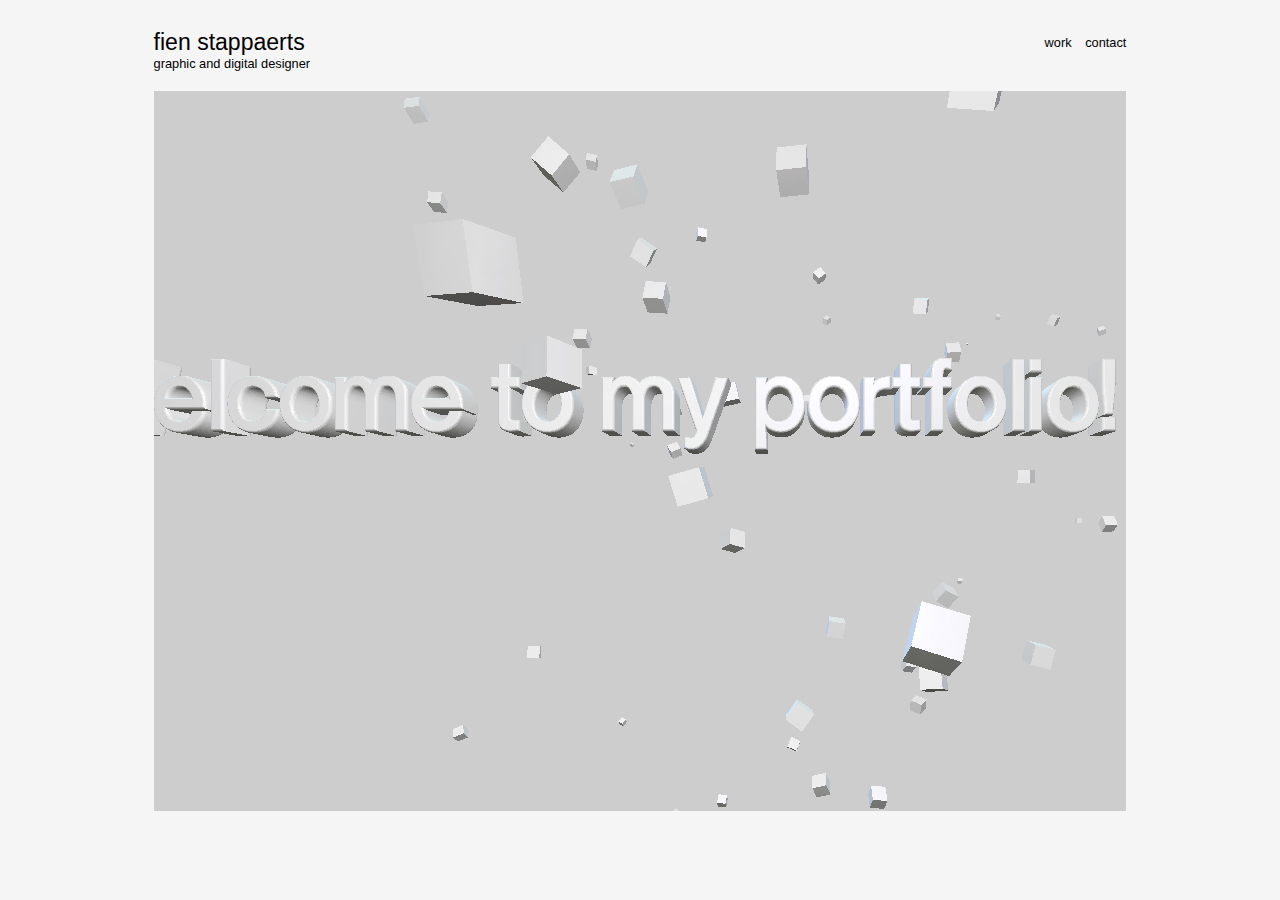
<file: index.html>
<!DOCTYPE html>
<html lang="en">
  <head>
    <meta charset="UTF-8" />
    <meta http-equiv="X-UA-Compatible" content="IE=edge" />
    <meta name="viewport" content="width=device-width, initial-scale=1.0" />
    <link rel="stylesheet" href="main.css" />
    <title>fien stappaerts</title>
    <link
      href="http://fonts.cdnfonts.com/css/akzidenz-grotesk-next"
      rel="stylesheet"
    />
  </head>
  <body>
    <!-- header -->

    <div class="header">
      <div class="header_left">
        <a class="header_menu_left" href="index.html">fien stappaerts</a>
      </div>
      <!-- <img src="img/header_name.png" alt="" class="header_left" /> -->

      <!--  <video autoplay="autoplay" loop class="header_left">
        <source src="img/header_name.mov" />
      </video> -->

      <div class="header_right">
        <a class="header_menu_right" href="/work/index.html">work</a>
        <a class="header_menu_right" href="/contact/index.html">contact</a>
      </div>
    </div>

    <div class="intro">graphic and digital designer</div>

    <!-- content -->

    <div class="viewer">
      <canvas class="webgl"></canvas>
    </div>

    <script src="../third_party/three.min.js"></script>
    <script src="../third_party/OrbitControls.js"></script>
    <script src="../third_party/SVGRenderer.js"></script>
    <script src="script.js"></script>
  </body>
</html>
</file>
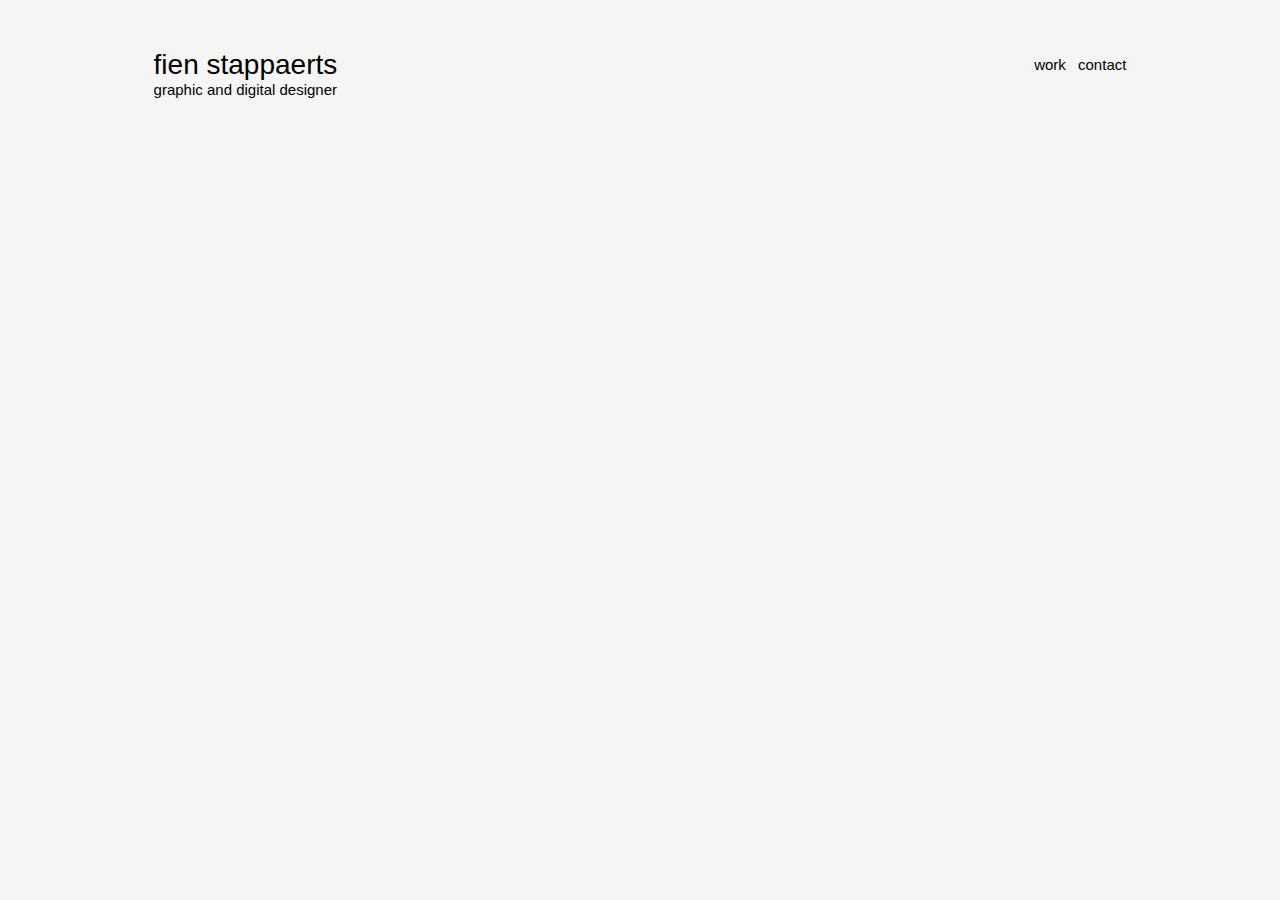
<file: website_portfolio/index.html>
<!DOCTYPE html>
<html lang="en">
  <head>
    <meta charset="UTF-8" />
    <meta http-equiv="X-UA-Compatible" content="IE=edge" />
    <meta name="viewport" content="width=device-width, initial-scale=1.0" />
    <link rel="stylesheet" href="main.css" />
    <link rel="stylesheet" href="main.js" />
    <title>fien stappaerts</title>
    <link
      href="http://fonts.cdnfonts.com/css/akzidenz-grotesk-next"
      rel="stylesheet"
    />
  </head>
  <body>
    <!-- header -->

    <div class="header">
      <div class="header_left">
        <a class="header_menu_left" href="index.html">fien stappaerts</a>
      </div>
      <!-- <img src="img/header_name.png" alt="" class="header_left" /> -->

      <!--  <video autoplay="autoplay" loop class="header_left">
        <source src="img/header_name.mov" />
      </video> -->

      <div class="header_right">
        <a class="header_menu_right" href="work/index.html">work</a>
        <a class="header_menu_right" href="contact/index.html">contact</a>
      </div>
    </div>

    <!-- frontpage -->

    <div class="intro">graphic and digital designer</div>
  </body>
</html>
</file>
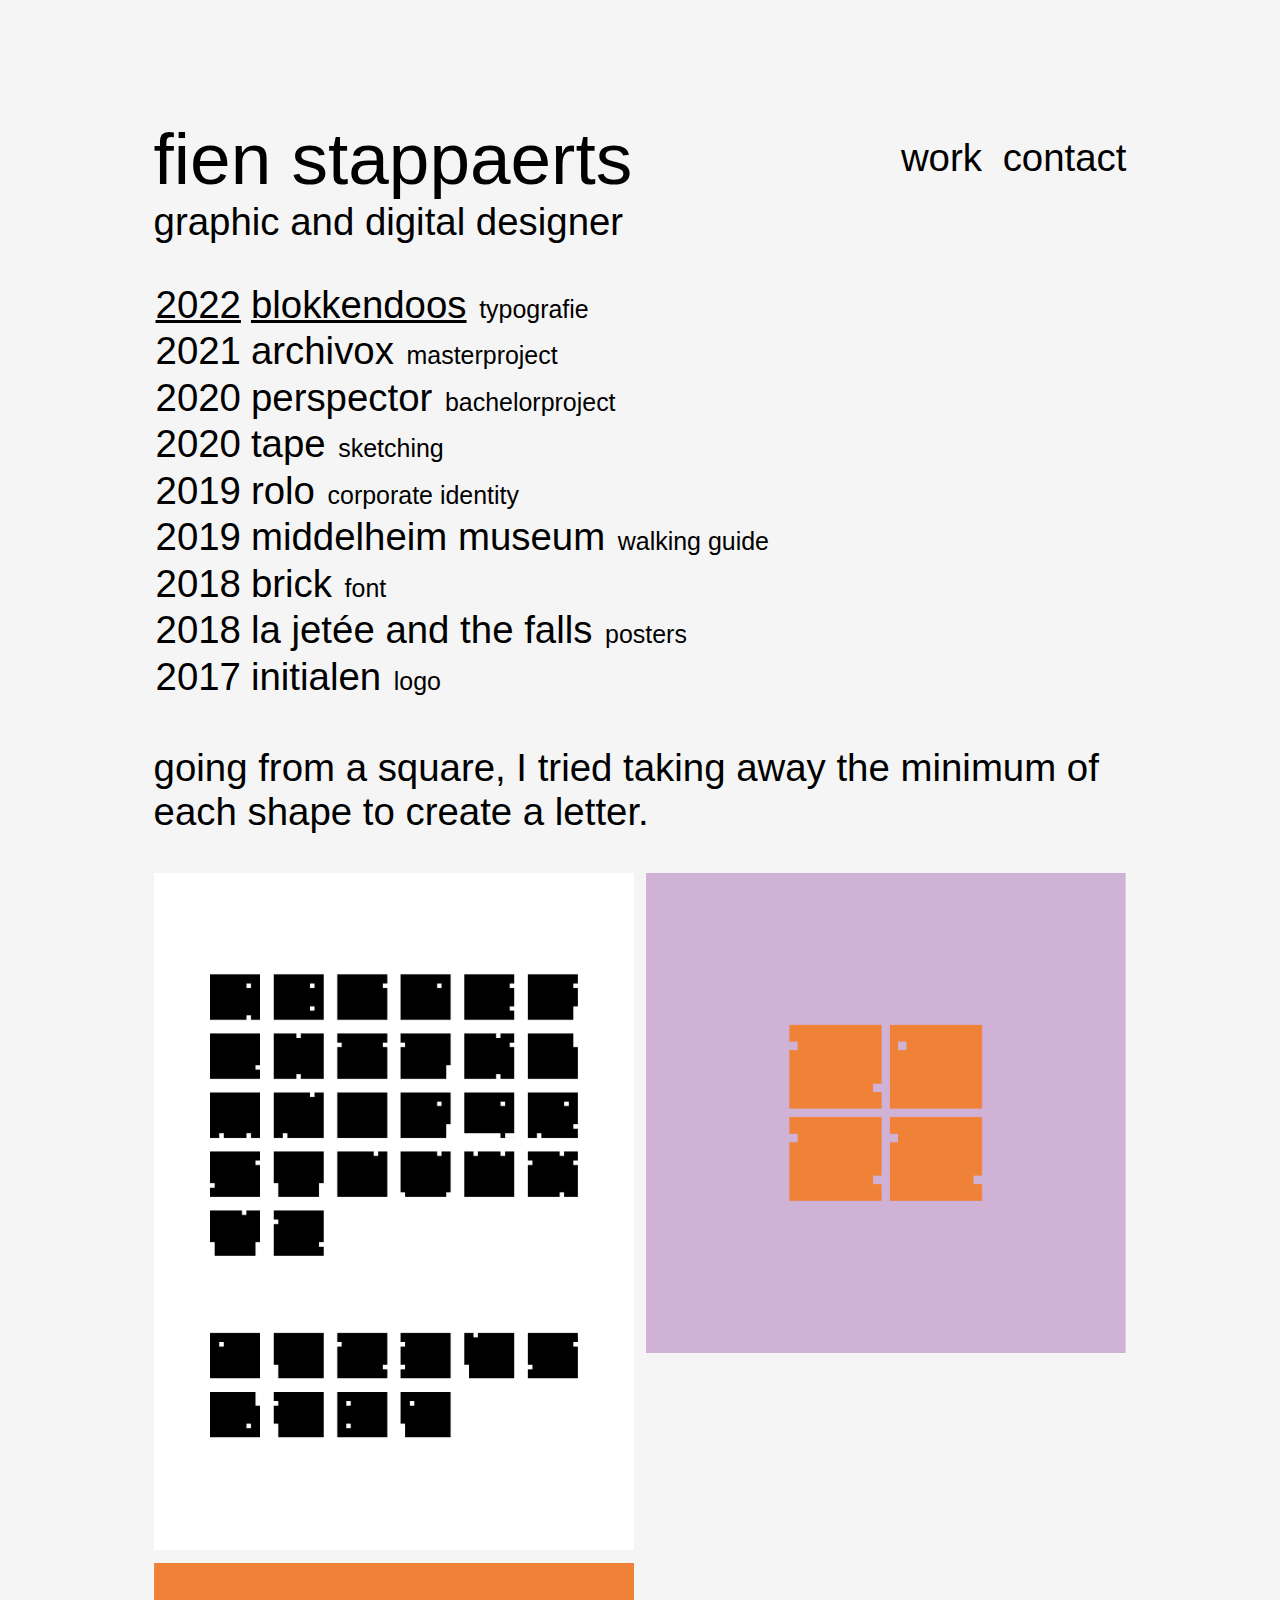
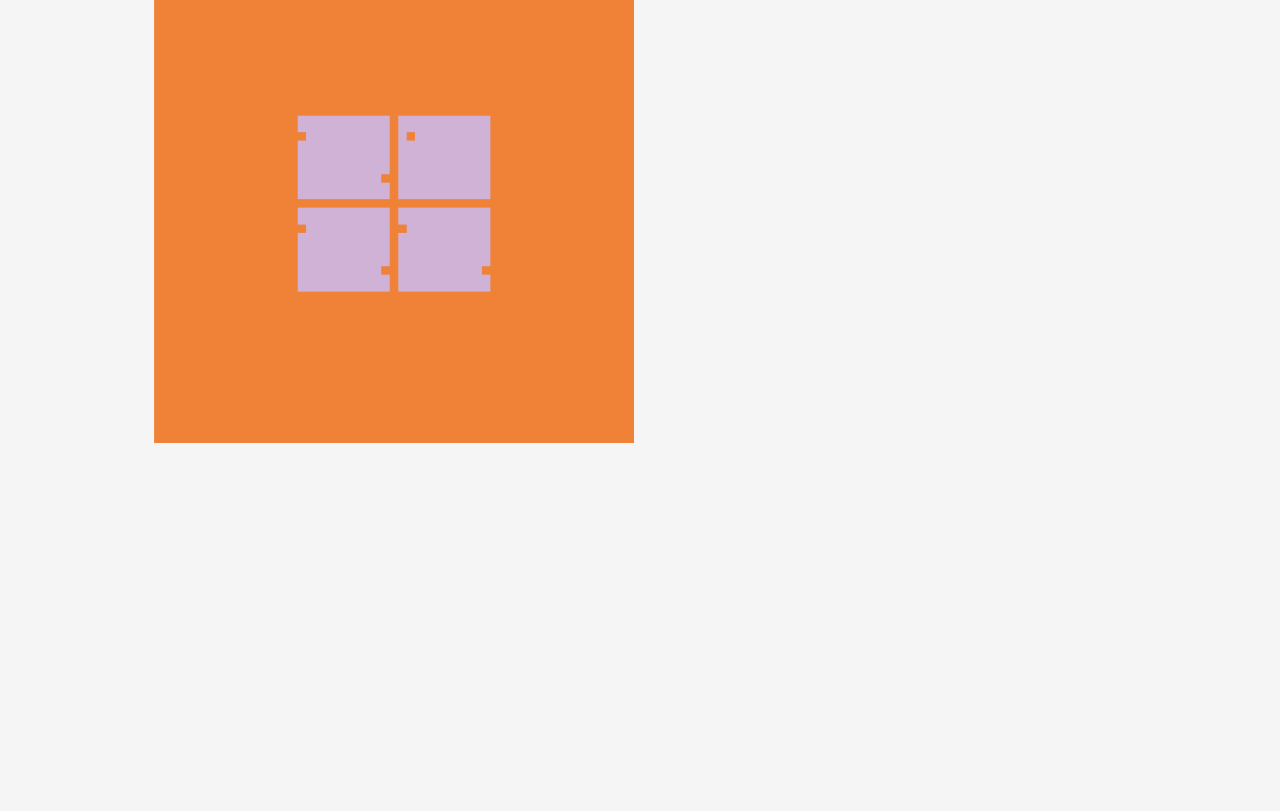
<file: work/pages_work/blokkendoos.html>
<!DOCTYPE html>
<html lang="en">
  <head>
    <meta charset="UTF-8" />
    <meta http-equiv="X-UA-Compatible" content="IE=edge" />
    <meta name="viewport" content="width=device-width, initial-scale=1.0" />
    <link rel="stylesheet" href="/work/main.css" />
    <title>fien stappaerts</title>
    <link
      href="https://fonts.cdnfonts.com/css/akzidenz-grotesk-next"
      rel="stylesheet"
    />
  </head>
  <body>
    <!-- header -->

    <div class="header">
      <div class="header_left">
        <a class="header_menu_left" href="/index.html">fien stappaerts</a>
      </div>

      <div class="header_right">
        <a class="header_menu_right" href="/work/index.html">work</a>
        <a class="header_menu_right" href="/contact/index.html">contact</a>
      </div>
    </div>

    <div class="intro">graphic and digital designer</div>

    <!-- content_left -->
    <div class="content_total">
      <div class="content_left">
        <div class="content_link blokkendoos">
          <a href="blokkendoos.html" style="text-decoration: underline">
            <span class="content_link_year">2022</span>blokkendoos</a
          >
          <span class="content_link_type">typografie</span>
        </div>
        <div class="content_link archivox">
          <a href="archivox.html">
            <span class="content_link_year">2021</span>archivox</a
          >
          <span class="content_link_type">masterproject</span>
        </div>

        <div class="content_link perspector">
          <a href="perspector.html">
            <span class="content_link_year">2020</span>perspector</a
          >
          <span class="content_link_type">bachelorproject</span>
        </div>

        <div class="content_link tape">
          <a href="tape.html">
            <span class="content_link_year">2020</span>tape</a
          >
          <span class="content_link_type">sketching</span>
        </div>

        <div class="content_link rolo">
          <a href="rolo.html">
            <span class="content_link_year">2019</span>rolo</a
          >
          <span class="content_link_type">corporate identity</span>
        </div>

        <div class="content_link middelheim">
          <a href="middelheim.html">
            <span class="content_link_year">2019</span>middelheim museum</a
          >
          <span class="content_link_type">walking guide </span>
        </div>

        <div class="content_link brick">
          <a href="brick.html">
            <span class="content_link_year">2018</span>brick</a
          >
          <span class="content_link_type">font </span>
        </div>

        <div class="content_link lajetee_thefalls">
          <a href="lajetee_thefalls.html">
            <span class="content_link_year">2018</span>la jetée and the falls</a
          >
          <span class="content_link_type">posters </span>
        </div>

        <div class="content_link initialen">
          <a href="initialen.html">
            <span class="content_link_year">2017</span>initialen</a
          >
          <span class="content_link_type">logo </span>
        </div>
      </div>

      <!-- content_right -->
      <div class="content_right">
        <div class="content_images">
          <div class="content_images_text">
            going from a square, I tried taking away the minimum of each shape
            to create a letter.
          </div>
          <div class="content_images_image">
            <img src="img_blokkendoos/blokkendoos_1.png" alt="" />
            <img src="img_blokkendoos/blokkendoos_2.jpg" alt="" />
            <img src="img_blokkendoos/blokkendoos_3.jpg" alt="" />
          </div>
        </div>
      </div>
    </div>
  </body>
</html>
</file>
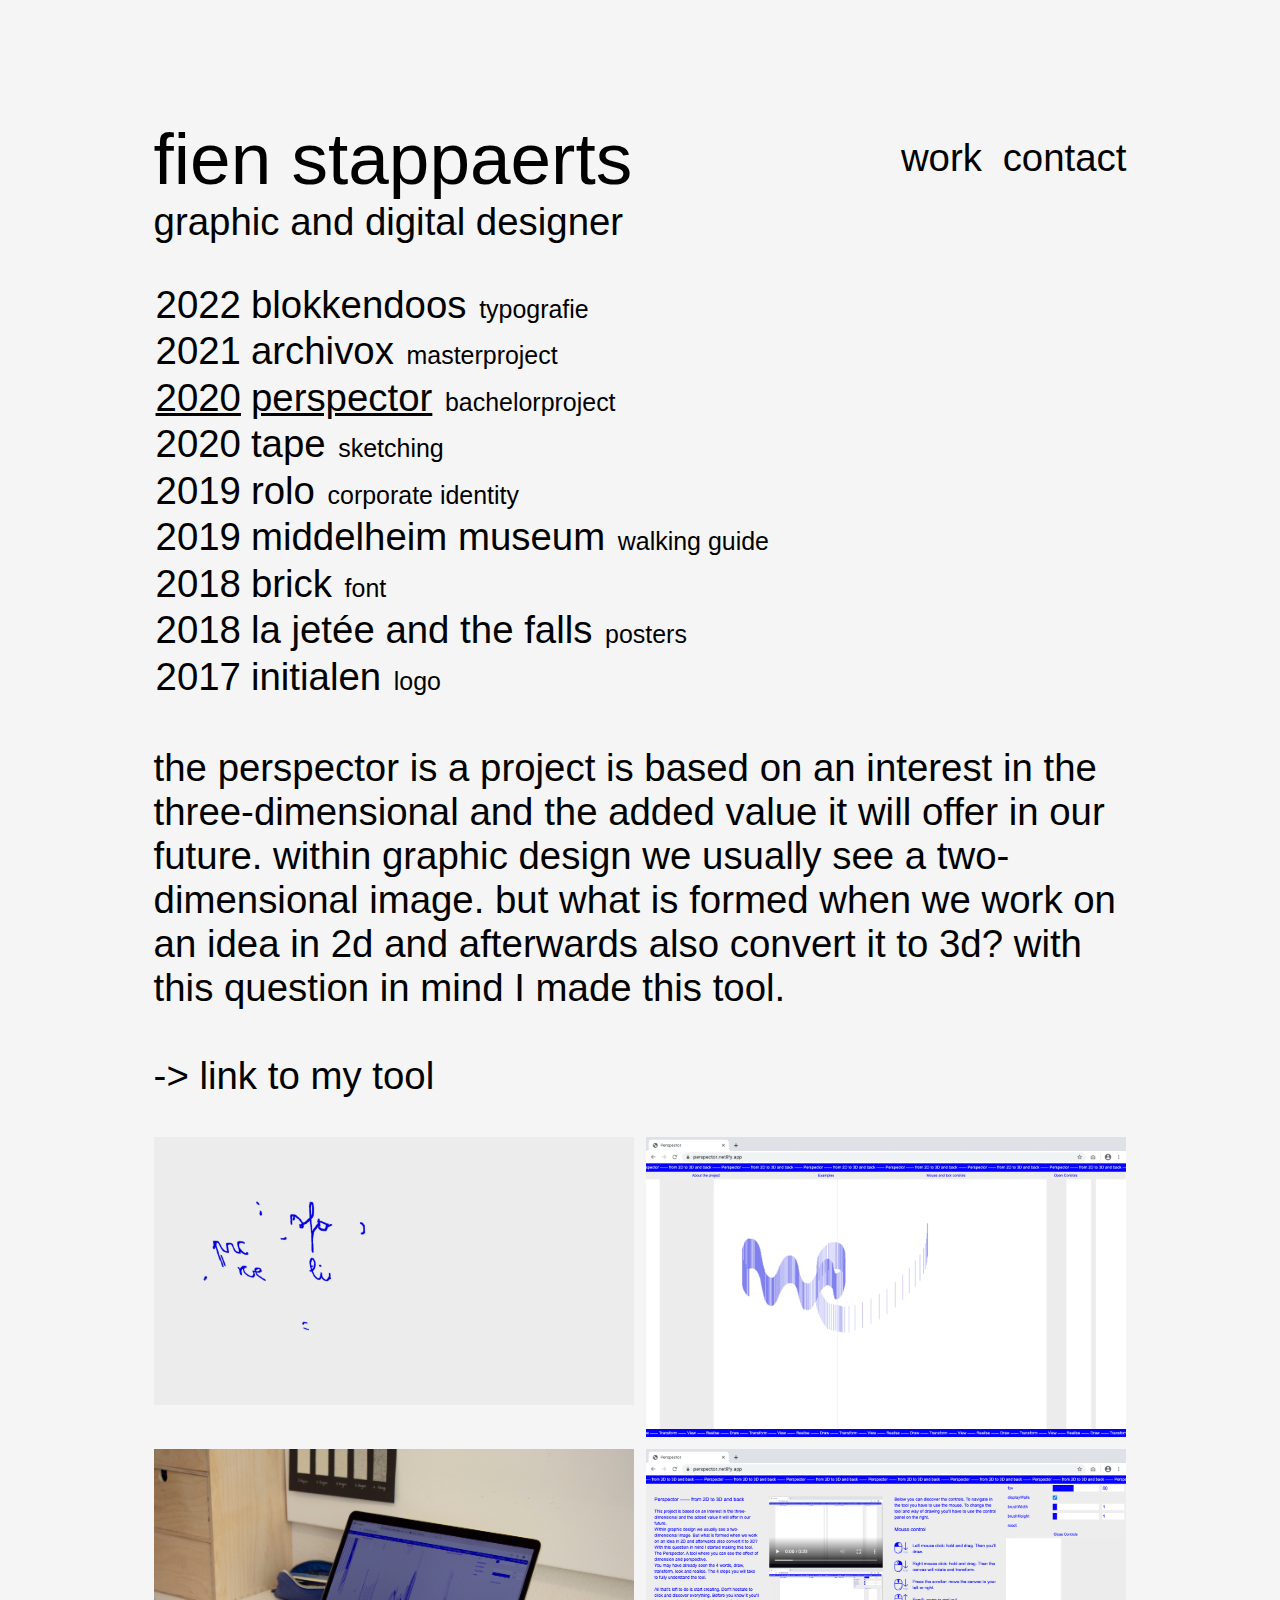
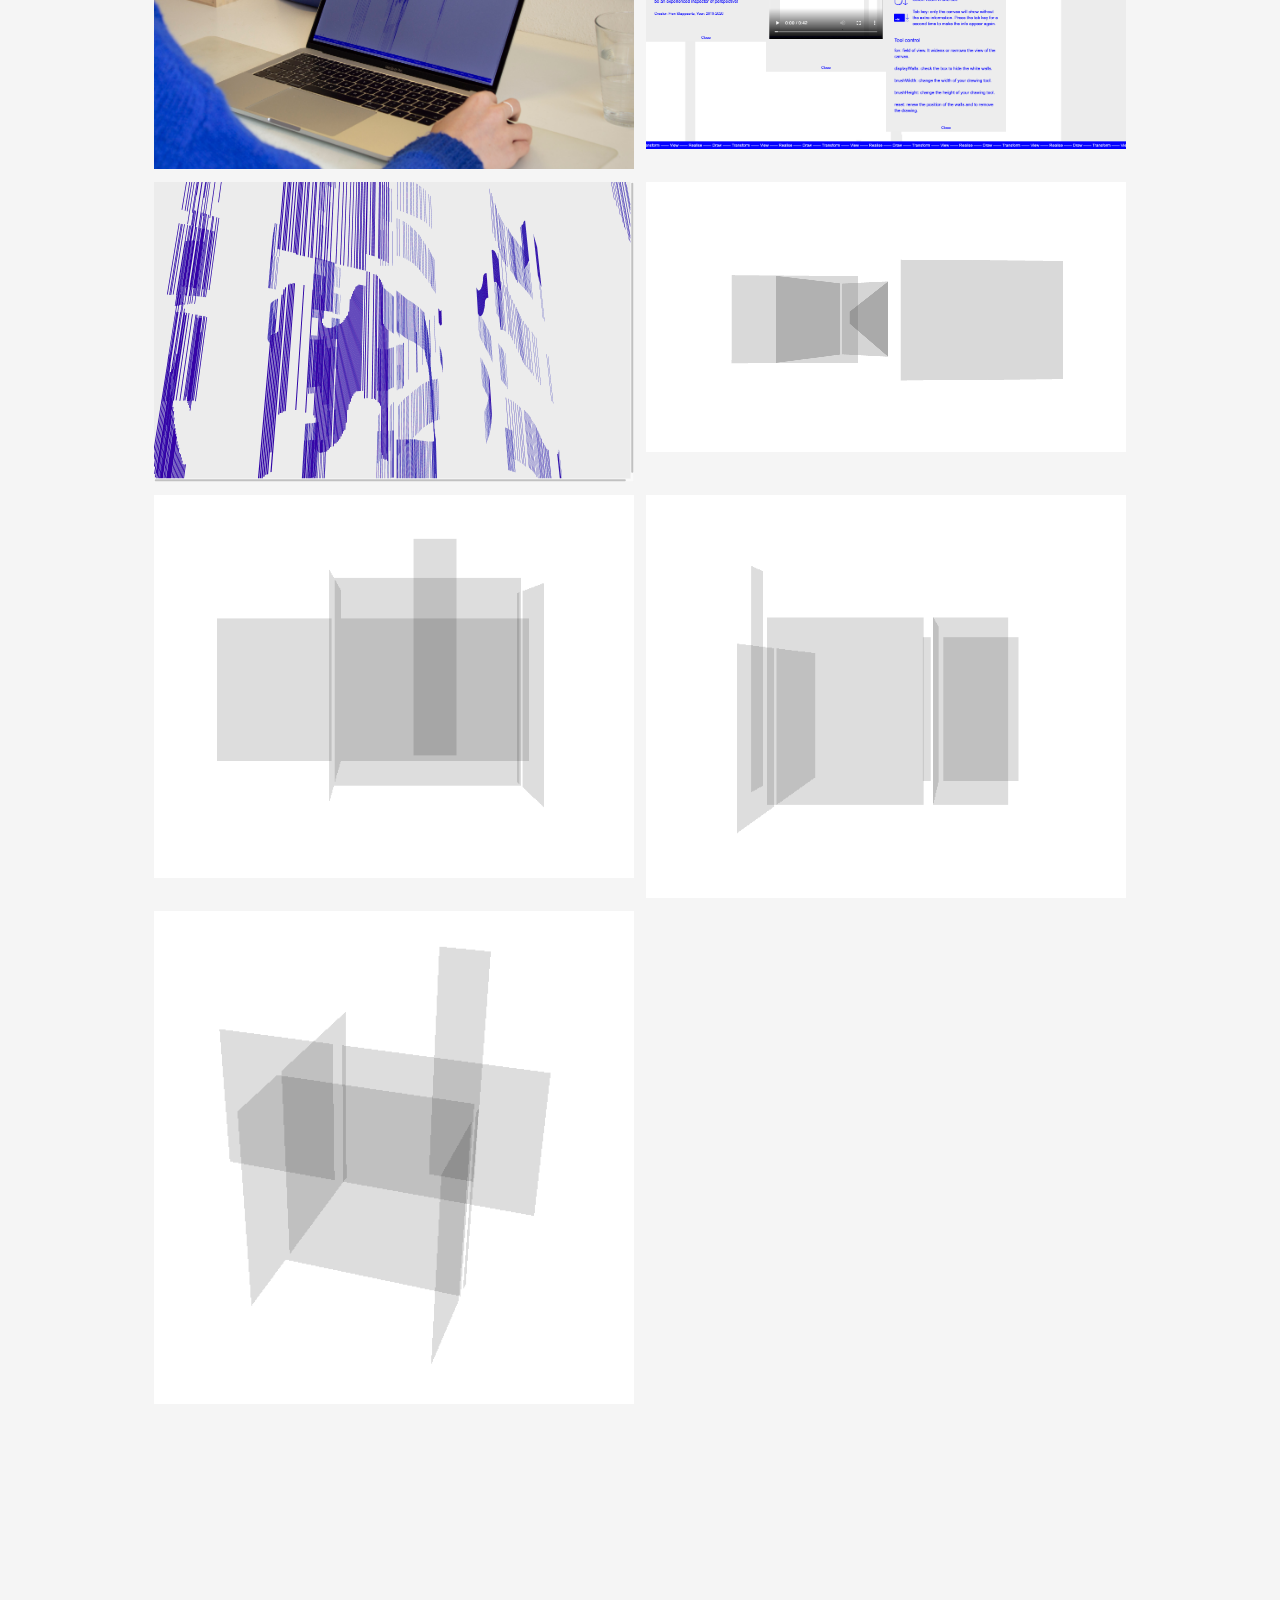
<file: work/pages_work/perspector.html>
<!DOCTYPE html>
<html lang="en">
  <head>
    <meta charset="UTF-8" />
    <meta http-equiv="X-UA-Compatible" content="IE=edge" />
    <meta name="viewport" content="width=device-width, initial-scale=1.0" />
    <link rel="stylesheet" href="/work/main.css" />
    <title>fien stappaerts</title>
    <link
      href="https://fonts.cdnfonts.com/css/akzidenz-grotesk-next"
      rel="stylesheet"
    />
  </head>
  <body>
    <!-- header -->

    <div class="header">
      <div class="header_left">
        <a class="header_menu_left" href="/index.html">fien stappaerts</a>
      </div>

      <div class="header_right">
        <a class="header_menu_right" href="/work/index.html">work</a>
        <a class="header_menu_right" href="/contact/index.html">contact</a>
      </div>
    </div>

    <div class="intro">graphic and digital designer</div>

    <!-- content_left -->
    <div class="content_total">
      <div class="content_left">
        <div class="content_link blokkendoos">
          <a href="blokkendoos.html">
            <span class="content_link_year">2022</span>blokkendoos</a
          >
          <span class="content_link_type">typografie</span>
        </div>
        <div class="content_link archivox">
          <a href="archivox.html">
            <span class="content_link_year">2021</span>archivox</a
          >
          <span class="content_link_type">masterproject</span>
        </div>

        <div class="content_link perspector">
          <a href="perspector.html" style="text-decoration: underline">
            <span class="content_link_year">2020</span>perspector</a
          >
          <span class="content_link_type">bachelorproject</span>
        </div>

        <div class="content_link tape">
          <a href="tape.html">
            <span class="content_link_year">2020</span>tape</a
          >
          <span class="content_link_type">sketching</span>
        </div>

        <div class="content_link rolo">
          <a href="rolo.html">
            <span class="content_link_year">2019</span>rolo</a
          >
          <span class="content_link_type">corporate identity</span>
        </div>

        <div class="content_link middelheim">
          <a href="middelheim.html">
            <span class="content_link_year">2019</span>middelheim museum</a
          >
          <span class="content_link_type">walking guide </span>
        </div>

        <div class="content_link brick">
          <a href="brick.html">
            <span class="content_link_year">2018</span>brick</a
          >
          <span class="content_link_type">font </span>
        </div>

        <div class="content_link lajetee_thefalls">
          <a href="lajetee_thefalls.html">
            <span class="content_link_year">2018</span>la jetée and the falls</a
          >
          <span class="content_link_type">posters </span>
        </div>

        <div class="content_link initialen">
          <a href="initialen.html">
            <span class="content_link_year">2017</span>initialen</a
          >
          <span class="content_link_type">logo </span>
        </div>
      </div>

      <!-- content_right -->
      <div class="content_right">
        <div class="content_images">
          <div class="content_images_text">
            the perspector is a project is based on an interest in the
            three-dimensional and the added value it will offer in our future.
            within graphic design we usually see a two-dimensional image. but
            what is formed when we work on an idea in 2d and afterwards also
            convert it to 3d? with this question in mind I made this tool.
            <br />
            <br />

            <a href="https://perspector.netlify.app/">-> link to my tool</a>
          </div>
          <div class="content_images_image">
            <img src="img_perspector/perspector_1.png" alt="" />
            <img src="img_perspector/perspector_2.png" alt="" />
            <img src="img_perspector/perspector_3.JPG" alt="" />
            <img src="img_perspector/perspector_4.png" alt="" />
            <img src="img_perspector/perspector_5.png" alt="" />
            <video
              autoplay
              loop
              src="img_perspector/perspector_gif_1.mp4"
            ></video>
            <img src="img_perspector/perspector_sketch_1.png" alt="" />
            <img src="img_perspector/perspector_sketch_2.png" alt="" />
            <img src="img_perspector/perspector_sketch_3.png" alt="" />
          </div>
        </div>
      </div>
    </div>
  </body>
</html>
</file>
<file: main.css>
body {
  font-family: "Akzidenz-Grotesk Next", sans-serif;
  color: black;
  margin-left: 12%;
  margin-right: 12%;
  font-size: 1vw;
  background: whitesmoke;
}

.header {
  display: flex;
  align-items: center;
  margin-top: 3%;
}

.header_left {
  font-size: 1.8vw;
  height: auto;
  width: 50%;
  position: relative;
}

.header_right {
  position: absolute;
  right: 12%;
}

.header_menu_right {
  margin-left: 10px;
  text-decoration: none;
  color: inherit;
}

.header_menu_left {
  text-decoration: none;
  color: inherit;
}

.header_menu_left:hover {
  text-decoration: none;
  color: inherit;
}

.header_menu_right:hover {
  text-decoration: underline;
}

.intro {
  padding-bottom: 2%;
}

@media only screen and (max-width: 1025px) {
  body {
    font-size: 3vw;
  }
}

@media only screen and (max-width: 1025px) {
  .header_left {
    font-size: 5.7vw;
  }
}

@media only screen and (max-width: 1025px) {
  .header {
    margin-top: 12%;
  }
}

.viewer {
  overflow: hidden;
  height: 80vh;
}
</file>
<file: website_portfolio/main.css>
body {
  font-family: "Akzidenz-Grotesk Next", sans-serif;
  color: black;
  margin-left: 12%;
  margin-right: 12%;
  font-size: 15px;
  background: whitesmoke;
}

.header {
  margin-top: 5%;
  display: flex;
  align-items: center;
}

.header_left {
  font-size: 28px;
  height: auto;
  width: 20%;
  position: relative;
}

.header_right {
  position: absolute;
  right: 12%;
}

.header_menu_right {
  padding-left: 8px;
  text-decoration: none;
  color: black;
}

.header_menu_left {
  text-decoration: none;
  color: black;
}

.header_menu_right:hover {
  text-decoration: underline;
}
</file>
<file: work/main.css>
body {
  font-family: "Akzidenz-Grotesk Next", sans-serif;
  color: black;
  margin-left: 12%;
  margin-right: 12%;
  font-size: 1vw;
  background: whitesmoke;
}

.header {
  display: flex;
  align-items: center;
  margin-top: 3%;
}

.header_left {
  font-size: 1.8vw;
  height: auto;
  width: 50%;
  position: relative;
}

.header_right {
  position: absolute;
  right: 12%;
}

.header_menu_right {
  margin-left: 10px;
  text-decoration: none;
  color: inherit;
}

.header_menu_left {
  text-decoration: none;
  color: inherit;
}

.header_menu_left:hover {
  text-decoration: none;
  color: inherit;
}

.header_menu_right:hover {
  text-decoration: underline;
}

@media only screen and (max-width: 1350px) {
  body {
    font-size: 3vw;
  }
}

@media only screen and (max-width: 1350px) {
  .header_left {
    font-size: 190%;
  }
}

@media only screen and (max-width: 1350px) {
  .header {
    margin-top: 12%;
  }
}

.content_left {
  margin-top: 4%;
}

.content_link {
  margin-top: 0.2vw;
  cursor: pointer;
  width: 250%;
}

a {
  text-decoration: none;
  color: inherit;
}

a:hover {
  text-decoration: underline;
}

.content_link_year {
  padding-right: 10px;
}

.content_link_year:hover {
  text-decoration: underline;
}

.content_link_type {
  padding-left: 0.2vw;
  font-size: 0.7vw;
}

@media only screen and (max-width: 1350px) {
  .content_link {
    padding-left: 0.2%;
    font-size: 100%;
    width: 100%;
  }
}

@media only screen and (max-width: 1350px) {
  .content_link_type {
    padding-left: 0.2%;
    font-size: 65%;
  }
}

.content_total {
  display: flex;
  margin-bottom: 5%;
}

.content_right {
  margin-bottom: 10%;
}

.content_images {
  margin-top: 4%;
  display: grid;
  grid-template-columns: repeat(2, 30% 70%);
  grid-template-rows: repeat(8, auto);
  grid-gap: 1%;
  margin-left: 15%;
  padding-top: 0.8%;
}

.content_images_image {
  display: grid;
  grid-template-columns: repeat(2, 1fr);
  grid-template-rows: repeat(8, auto);
  grid-gap: 0.5vw;
  margin-left: 5%;
  padding-top: 0.5%;
}

img {
  width: 100%;
}

video {
  width: 100%;
}

@media only screen and (max-width: 1350px) {
  .content_total,
  .content_images {
    display: block;
    margin-left: 0;
  }
}

@media only screen and (max-width: 1350px) {
  .content_images_image {
    display: grid;
    margin-left: 0;
    grid-template-columns: repeat(2, 1fr);
    grid-template-rows: repeat(8, auto);
    grid-gap: 1vw;
    padding-top: 4%;
    padding-bottom: 20%;
  }
}

@media only screen and (max-width: 1350px) {
  .content_images_text {
    font-size: 100%;
  }
}
</file>
